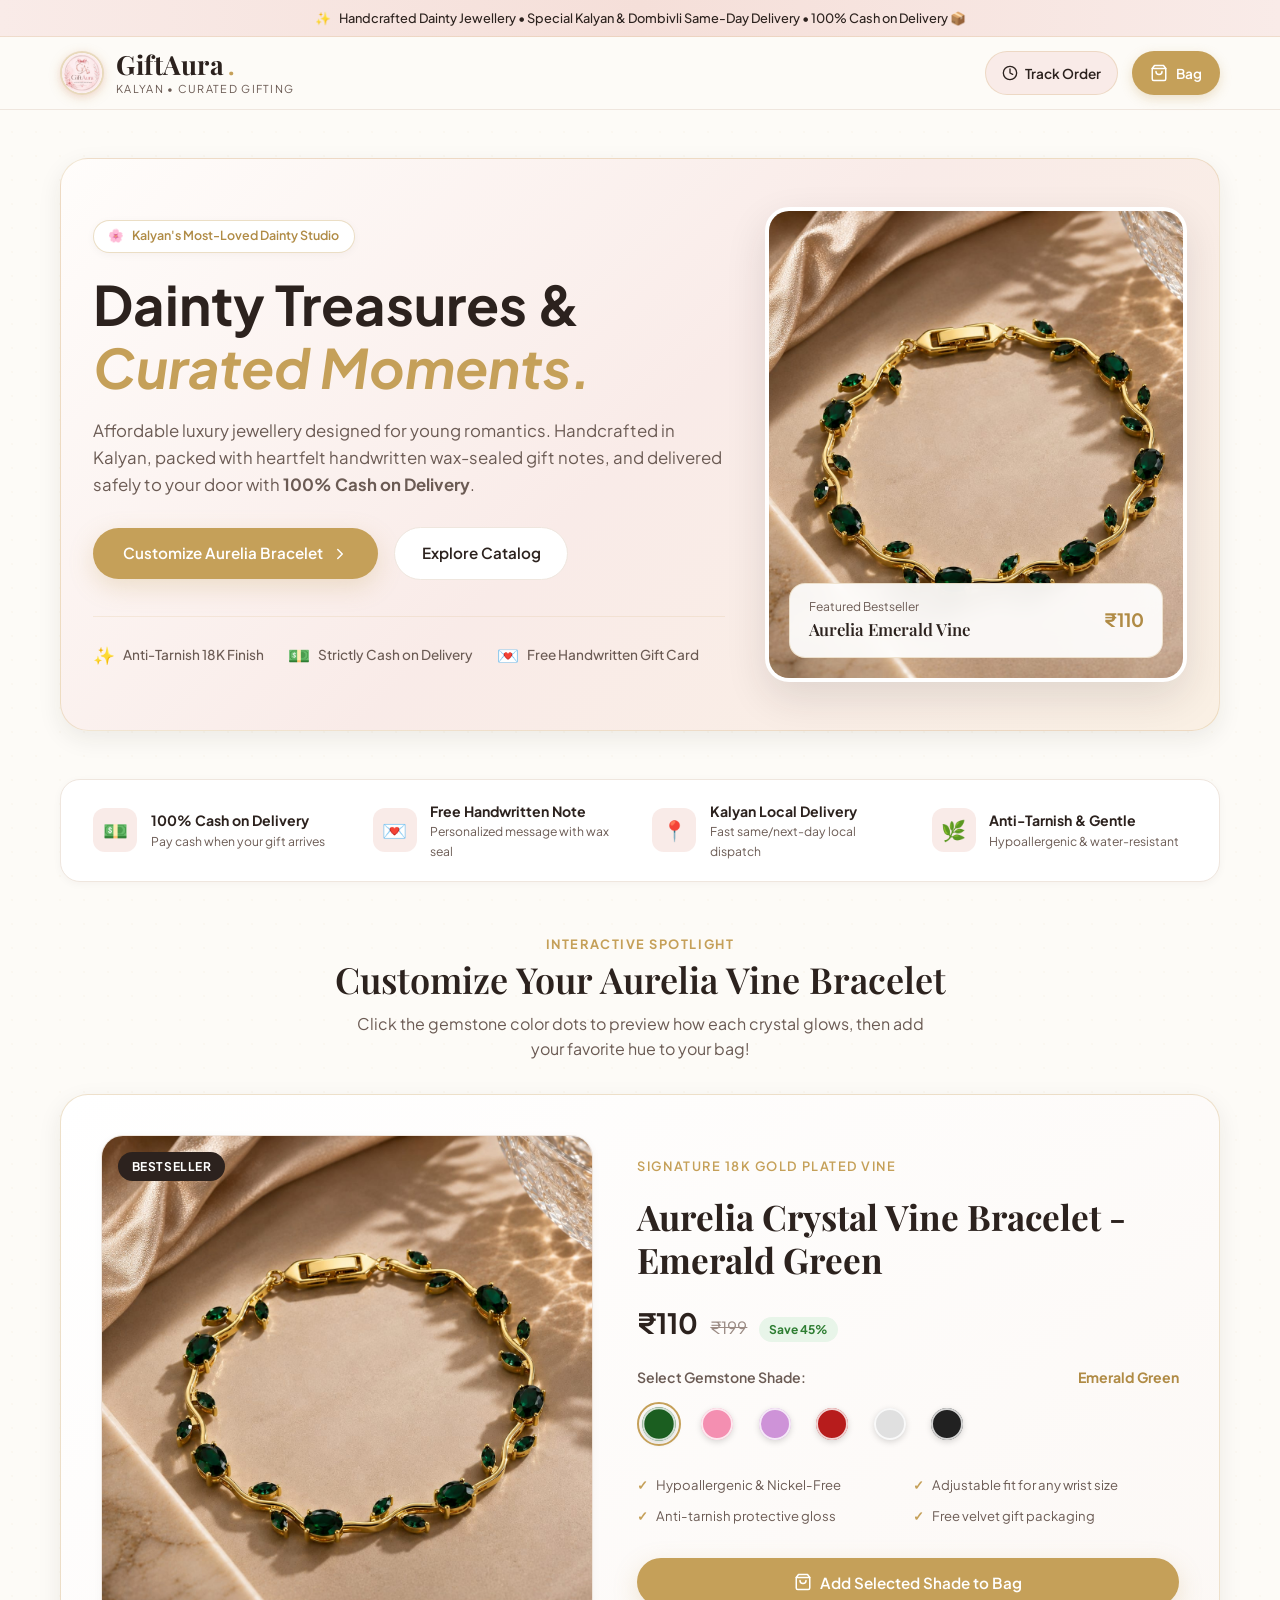
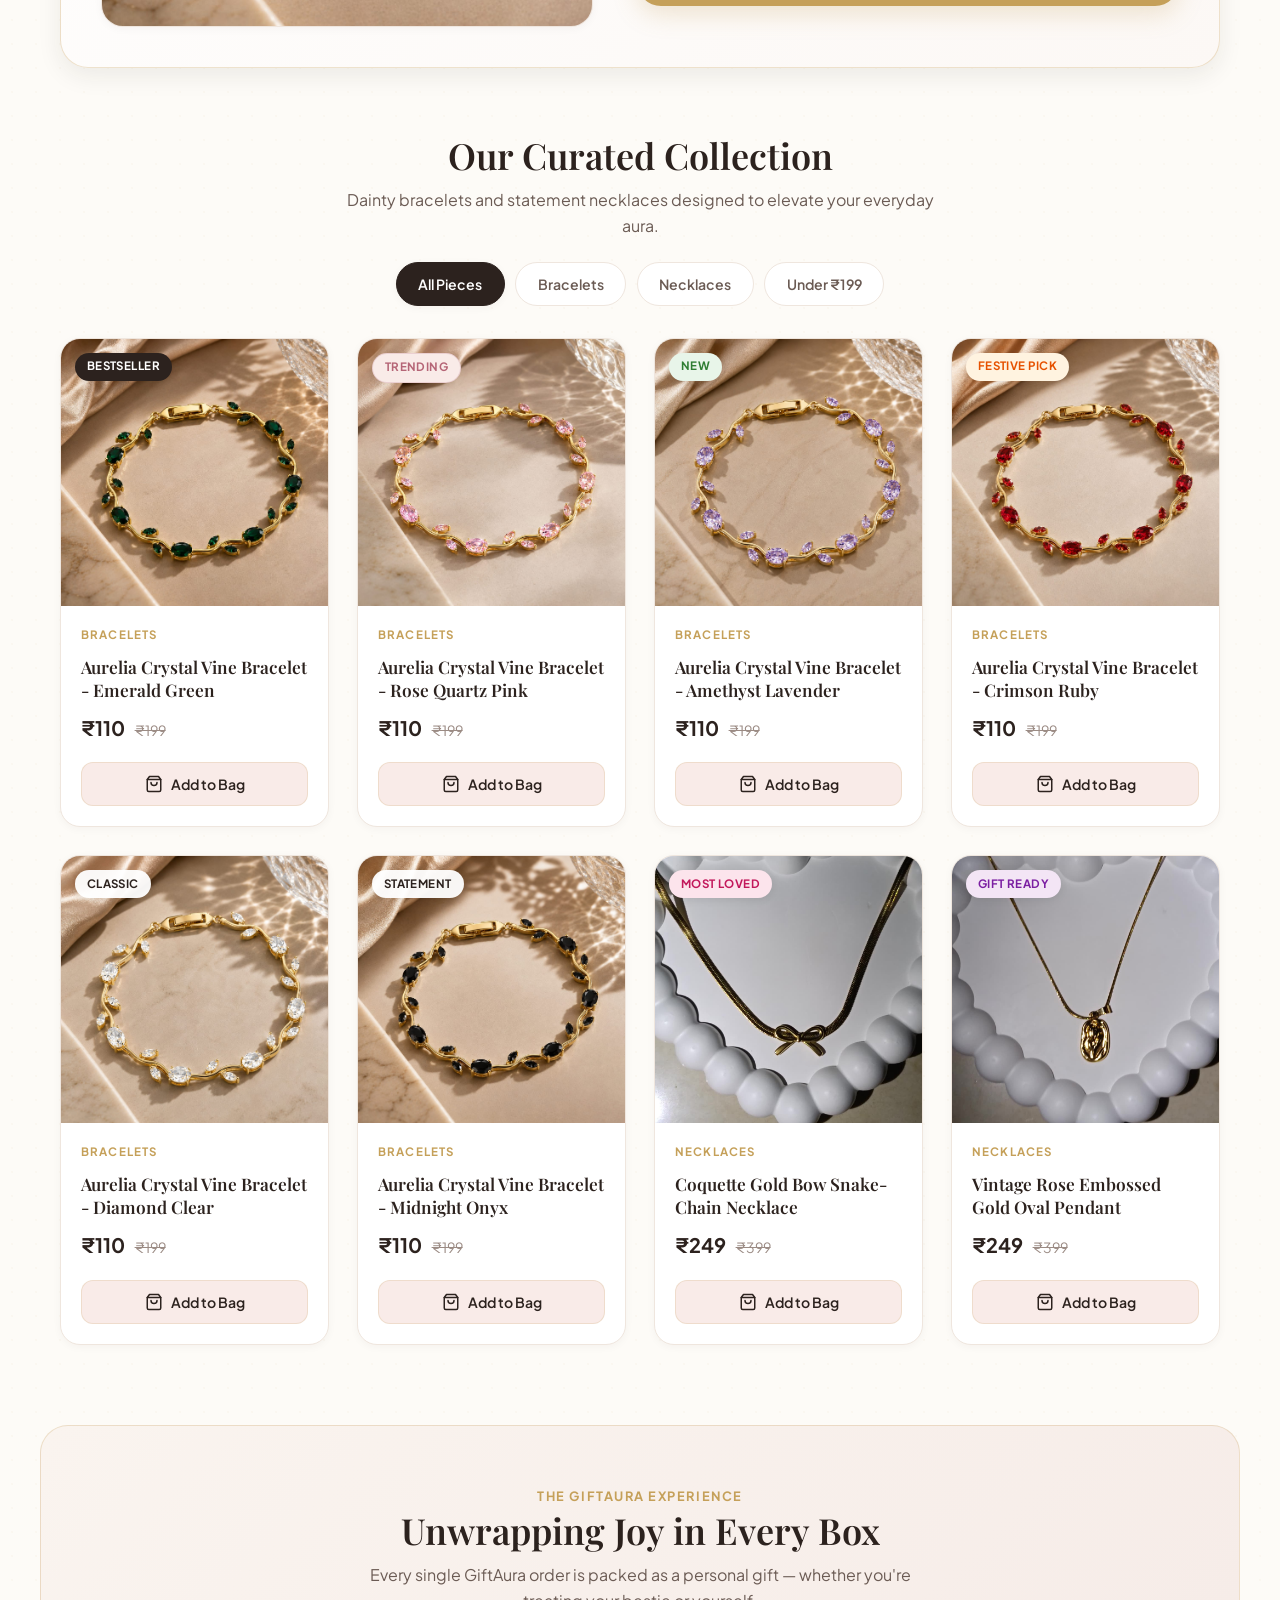
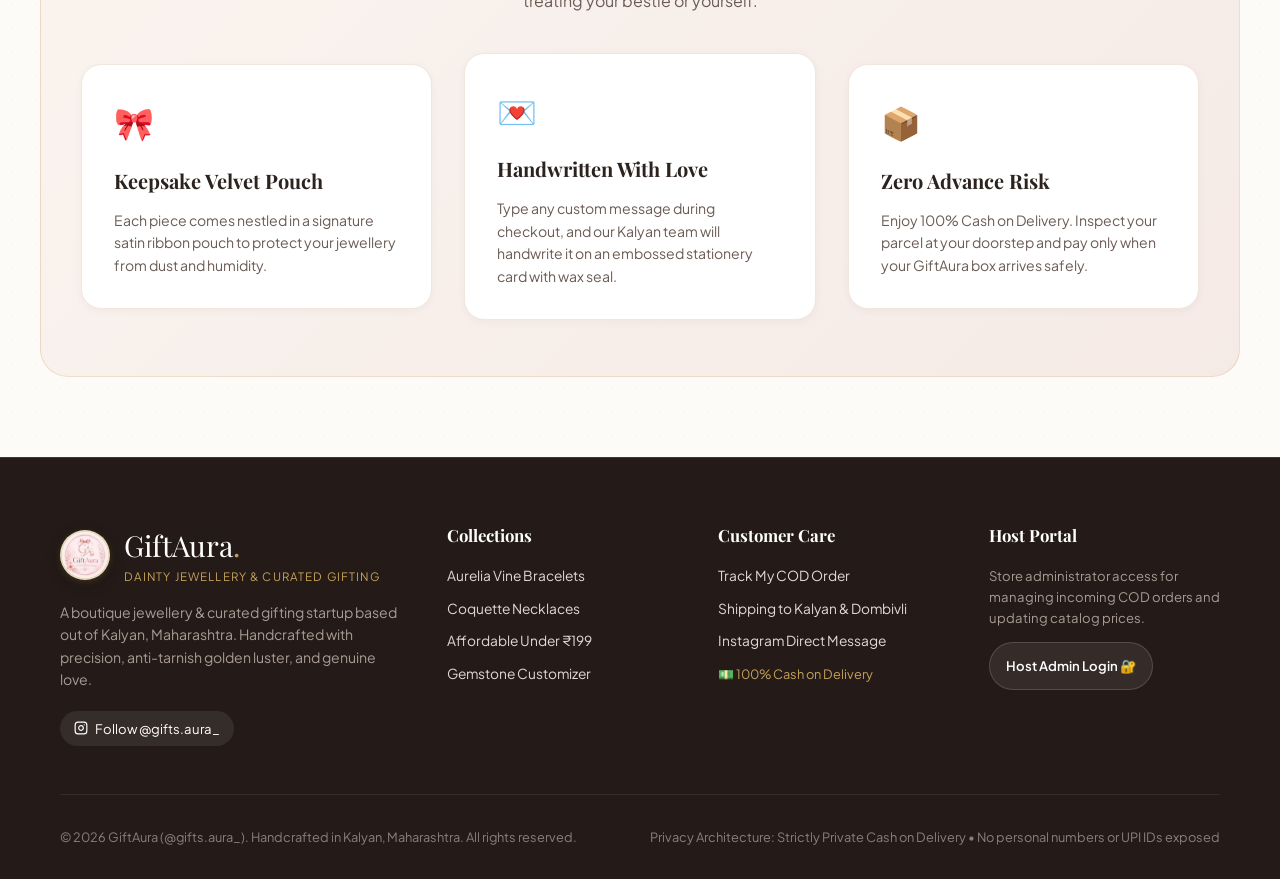
<file: index.html>
<!DOCTYPE html>
<html lang="en">
<head>
  <meta charset="UTF-8">
  <meta name="viewport" content="width=device-width, initial-scale=1.0">
  <title>GiftAura (@gifts.aura_) | Dainty Jewellery & Curated Gifting • Kalyan</title>
  
  <!-- Google Fonts: Playfair Display (Serif) & Plus Jakarta Sans (Sans-Serif) -->
  <link rel="preconnect" href="https://fonts.googleapis.com">
  <link rel="preconnect" href="https://fonts.gstatic.com" crossorigin>
  <link href="https://fonts.googleapis.com/css2?family=Playfair+Display:ital,wght@0,400..700;1,400..700&family=Plus+Jakarta+Sans:wght@300;400;500;600;700;800&display=swap" rel="stylesheet">
  
  <link rel="stylesheet" href="css/style.css">
  <link rel="icon" type="image/png" href="assets/images/logo.png">
  <link rel="apple-touch-icon" href="assets/images/logo.png">
</head>
<body>

  <!-- Top Announcement Bar -->
  <aside class="top-bar" aria-label="Store Announcement">
    <span class="top-bar-sparkle">✨</span>
    <span>Handcrafted Dainty Jewellery • Special Kalyan & Dombivli Same-Day Delivery • 100% Cash on Delivery 📦</span>
  </aside>

  <!-- Navigation Bar -->
  <header class="navbar">
    <div class="container nav-container">
      <a href="index.html" class="brand-wrapper" aria-label="GiftAura Home">
        <img src="assets/images/logo.png" alt="GiftAura Logo" class="brand-logo-img">
        <div class="brand-text-block">
          <span class="brand-logo">GiftAura<span class="brand-dot">.</span></span>
          <span class="brand-subtitle">Kalyan • Curated Gifting</span>
        </div>
      </a>

      <nav class="nav-actions" aria-label="Customer Actions">
        <a href="https://instagram.com/gifts.aura_" target="_blank" rel="noopener noreferrer" class="nav-btn nav-btn-track" style="display: none; @media(min-width: 768px){display:inline-flex;}">
          <svg width="16" height="16" viewBox="0 0 24 24" fill="none" stroke="currentColor" stroke-width="2" stroke-linecap="round" stroke-linejoin="round"><rect x="2" y="2" width="20" height="20" rx="5" ry="5"></rect><path d="M16 11.37A4 4 0 1 1 12.63 8 4 4 0 0 1 16 11.37z"></path><line x1="17.5" y1="6.5" x2="17.51" y2="6.5"></line></svg>
          <span>@gifts.aura_</span>
        </a>

        <button id="navTrackOrderBtn" class="nav-btn nav-btn-track" aria-label="Track Order">
          <svg width="16" height="16" viewBox="0 0 24 24" fill="none" stroke="currentColor" stroke-width="2" stroke-linecap="round" stroke-linejoin="round"><circle cx="12" cy="12" r="10"></circle><polyline points="12 6 12 12 16 14"></polyline></svg>
          <span>Track Order</span>
        </button>

        <button id="openCartBtn" class="nav-btn nav-btn-cart" aria-label="View Shopping Bag">
          <svg width="18" height="18" viewBox="0 0 24 24" fill="none" stroke="currentColor" stroke-width="2" stroke-linecap="round" stroke-linejoin="round"><path d="M6 2L3 6v14a2 2 0 0 0 2 2h14a2 2 0 0 0 2-2V6l-3-4z"></path><line x1="3" y1="6" x2="21" y2="6"></line><path d="M16 10a4 4 0 0 1-8 0"></path></svg>
          <span>Bag</span>
          <span id="cartBadge" class="cart-count-badge" style="display: none;">0</span>
        </button>
      </nav>
    </div>
  </header>

  <main>
    <!-- Hero Section -->
    <section class="hero-section">
      <div class="container">
        <div class="hero-banner">
          <div class="hero-content">
            <div class="hero-pill">
              <span>🌸</span> Kalyan's Most-Loved Dainty Studio
            </div>
            <h1 class="hero-heading">
              Dainty Treasures &amp; <em>Curated Moments.</em>
            </h1>
            <p class="hero-description">
              Affordable luxury jewellery designed for young romantics. Handcrafted in Kalyan, packed with heartfelt handwritten wax-sealed gift notes, and delivered safely to your door with <strong>100% Cash on Delivery</strong>.
            </p>
            <div class="hero-cta-group">
              <a href="#customizerSection" class="btn-primary">
                <span>Customize Aurelia Bracelet</span>
                <svg width="18" height="18" viewBox="0 0 24 24" fill="none" stroke="currentColor" stroke-width="2" stroke-linecap="round" stroke-linejoin="round"><polyline points="9 18 15 12 9 6"></polyline></svg>
              </a>
              <a href="#catalogSection" class="btn-secondary">
                <span>Explore Catalog</span>
              </a>
            </div>
            <div class="hero-perks">
              <div class="hero-perk-item">
                <span class="hero-perk-icon">✨</span>
                <span>Anti-Tarnish 18K Finish</span>
              </div>
              <div class="hero-perk-item">
                <span class="hero-perk-icon">💵</span>
                <span>Strictly Cash on Delivery</span>
              </div>
              <div class="hero-perk-item">
                <span class="hero-perk-icon">💌</span>
                <span>Free Handwritten Gift Card</span>
              </div>
            </div>
          </div>

          <div class="hero-visual-card">
            <img src="assets/images/bracelet-emerald.jpeg" alt="Aurelia Crystal Vine Bracelet - Emerald Green" class="hero-visual-img">
            <div class="hero-floating-badge">
              <div>
                <div class="floating-text-sub">Featured Bestseller</div>
                <div class="floating-text-main">Aurelia Emerald Vine</div>
              </div>
              <div class="floating-price">₹110</div>
            </div>
          </div>
        </div>
      </div>
    </section>

    <!-- Trust Strip -->
    <section class="container">
      <div class="trust-strip">
        <div class="trust-item">
          <div class="trust-icon-box">💵</div>
          <div>
            <div class="trust-title">100% Cash on Delivery</div>
            <div class="trust-desc">Pay cash when your gift arrives</div>
          </div>
        </div>
        <div class="trust-item">
          <div class="trust-icon-box">💌</div>
          <div>
            <div class="trust-title">Free Handwritten Note</div>
            <div class="trust-desc">Personalized message with wax seal</div>
          </div>
        </div>
        <div class="trust-item">
          <div class="trust-icon-box">📍</div>
          <div>
            <div class="trust-title">Kalyan Local Delivery</div>
            <div class="trust-desc">Fast same/next-day local dispatch</div>
          </div>
        </div>
        <div class="trust-item">
          <div class="trust-icon-box">🌿</div>
          <div>
            <div class="trust-title">Anti-Tarnish &amp; Gentle</div>
            <div class="trust-desc">Hypoallergenic &amp; water-resistant</div>
          </div>
        </div>
      </div>
    </section>

    <!-- Special UI Feature: Interactive "Customize Your Aurelia Vine Bracelet" Showcase -->
    <section id="customizerSection" class="container customizer-section">
      <div style="text-align: center; margin-bottom: 2rem;">
        <span style="font-size: 0.8rem; font-weight: 700; text-transform: uppercase; letter-spacing: 0.12em; color: var(--accent-gold);">
          Interactive Spotlight
        </span>
        <h2 class="title-section">Customize Your Aurelia Vine Bracelet</h2>
        <p class="subtitle">Click the gemstone color dots to preview how each crystal glows, then add your favorite hue to your bag!</p>
      </div>

      <div class="customizer-card">
        <!-- Live Image Preview with Cross-Fade -->
        <div class="customizer-preview-container">
          <span id="customizerBadge" class="customizer-badge">Bestseller</span>
          <img id="customizerPreviewImg" src="assets/images/bracelet-emerald.jpeg" alt="Aurelia Crystal Vine Bracelet" class="customizer-preview-img">
        </div>

        <!-- Customizer Controls -->
        <div class="customizer-details">
          <span class="customizer-tagline">Signature 18K Gold Plated Vine</span>
          <h3 id="customizerTitle" class="customizer-title">Aurelia Crystal Vine Bracelet - Emerald Green</h3>
          
          <div class="customizer-price-wrap">
            <span id="customizerPrice" class="customizer-price">₹110</span>
            <span id="customizerOriginalPrice" class="customizer-original-price">₹199</span>
            <span class="customizer-discount-badge">Save 45%</span>
          </div>

          <!-- Color Swatches Grid -->
          <div>
            <div class="swatch-group-label">
              <span>Select Gemstone Shade:</span>
              <span id="selectedColorName" class="selected-color-name">Emerald Green</span>
            </div>
            <div id="customizerSwatches" class="swatches-grid" style="margin-top: 0.6rem;">
              <!-- 6 Gemstone Dots populated via js/app.js -->
            </div>
          </div>

          <!-- Features -->
          <ul class="customizer-features-list">
            <li>Hypoallergenic &amp; Nickel-Free</li>
            <li>Adjustable fit for any wrist size</li>
            <li>Anti-tarnish protective gloss</li>
            <li>Free velvet gift packaging</li>
          </ul>

          <div class="customizer-actions">
            <button class="btn-primary" style="flex: 1;" onclick="handleAddCustomizerToBag()">
              <svg width="18" height="18" viewBox="0 0 24 24" fill="none" stroke="currentColor" stroke-width="2" stroke-linecap="round" stroke-linejoin="round"><path d="M6 2L3 6v14a2 2 0 0 0 2 2h14a2 2 0 0 0 2-2V6l-3-4z"></path><line x1="3" y1="6" x2="21" y2="6"></line><path d="M16 10a4 4 0 0 1-8 0"></path></svg>
              <span>Add Selected Shade to Bag</span>
            </button>
          </div>
        </div>
      </div>
    </section>

    <!-- Product Catalog & Category Filters -->
    <section id="catalogSection" class="container catalog-section">
      <div class="catalog-header">
        <h2 class="title-section">Our Curated Collection</h2>
        <p class="subtitle">Dainty bracelets and statement necklaces designed to elevate your everyday aura.</p>
        
        <!-- Filter Tabs -->
        <div class="filter-bar">
          <button class="filter-pill active" data-filter="All">All Pieces</button>
          <button class="filter-pill" data-filter="Bracelets">Bracelets</button>
          <button class="filter-pill" data-filter="Necklaces">Necklaces</button>
          <button class="filter-pill" data-filter="Under ₹199">Under ₹199</button>
        </div>
      </div>

      <!-- Dynamic Grid of 8 Seed Products -->
      <div id="productsGrid" class="products-grid">
        <!-- Rendered by js/app.js -->
      </div>
    </section>

    <!-- The GiftAura Gifting Experience -->
    <section class="container promise-section">
      <div style="text-align: center; margin-bottom: 2.5rem;">
        <span style="font-size: 0.8rem; font-weight: 700; text-transform: uppercase; letter-spacing: 0.12em; color: var(--accent-gold);">
          The GiftAura Experience
        </span>
        <h2 class="title-section">Unwrapping Joy in Every Box</h2>
        <p class="subtitle">Every single GiftAura order is packed as a personal gift — whether you're treating your bestie or yourself.</p>
      </div>

      <div class="promise-grid">
        <div class="promise-card">
          <span class="promise-icon">🎀</span>
          <h3 style="font-family: var(--font-serif); font-size: 1.25rem;">Keepsake Velvet Pouch</h3>
          <p style="color: var(--text-secondary); font-size: 0.88rem;">Each piece comes nestled in a signature satin ribbon pouch to protect your jewellery from dust and humidity.</p>
        </div>

        <div class="promise-card">
          <span class="promise-icon">💌</span>
          <h3 style="font-family: var(--font-serif); font-size: 1.25rem;">Handwritten With Love</h3>
          <p style="color: var(--text-secondary); font-size: 0.88rem;">Type any custom message during checkout, and our Kalyan team will handwrite it on an embossed stationery card with wax seal.</p>
        </div>

        <div class="promise-card">
          <span class="promise-icon">📦</span>
          <h3 style="font-family: var(--font-serif); font-size: 1.25rem;">Zero Advance Risk</h3>
          <p style="color: var(--text-secondary); font-size: 0.88rem;">Enjoy 100% Cash on Delivery. Inspect your parcel at your doorstep and pay only when your GiftAura box arrives safely.</p>
        </div>
      </div>
    </section>
  </main>

  <!-- Slide-Out Cart Drawer -->
  <div id="cartDrawerOverlay" class="cart-drawer-overlay">
    <div class="cart-drawer" role="dialog" aria-label="Shopping Bag">
      <div class="cart-header">
        <h3 class="cart-title">Your Gift Bag</h3>
        <button id="closeCartBtn" class="close-btn" aria-label="Close Shopping Bag">✕</button>
      </div>

      <div id="cartItemsList" class="cart-items-list">
        <!-- Rendered by js/app.js -->
      </div>

      <div class="cart-footer">
        <div class="free-packaging-note">
          <span>🎁</span>
          <span>Complimentary gift box &amp; handwritten note included!</span>
        </div>

        <div class="cart-row">
          <span>Subtotal</span>
          <span id="cartSubtotal" style="font-weight: 600;">₹0</span>
        </div>
        <div class="cart-row">
          <span>Delivery</span>
          <span id="cartShipping" style="font-weight: 600;">FREE (Local Promo)</span>
        </div>
        <div class="cart-row total-row">
          <span>Total (Pay on Delivery)</span>
          <span id="cartTotal">₹0</span>
        </div>

        <button id="cartCheckoutBtn" class="btn-primary" style="width: 100%;">
          <span>Proceed to COD Checkout</span>
          <svg width="18" height="18" viewBox="0 0 24 24" fill="none" stroke="currentColor" stroke-width="2" stroke-linecap="round" stroke-linejoin="round"><polyline points="9 18 15 12 9 6"></polyline></svg>
        </button>
      </div>
    </div>
  </div>

  <!-- On-Site COD Checkout Modal -->
  <div id="checkoutModalOverlay" class="modal-overlay">
    <div class="modal-box" role="dialog" aria-label="Cash on Delivery Checkout">
      <div class="modal-header">
        <div>
          <h3 class="modal-title">Cash on Delivery Checkout</h3>
          <p style="font-size: 0.78rem; color: var(--text-secondary);">No advance payment required. Strictly Pay on Delivery.</p>
        </div>
        <button id="closeCheckoutBtn" class="close-btn" aria-label="Close Checkout">✕</button>
      </div>

      <div class="modal-body">
        <form id="codCheckoutForm">
          <!-- Read-Only Payment Badge -->
          <div class="cod-read-only-badge" style="margin-bottom: 1rem;">
            <div class="cod-badge-heading">
              <span>💵 100% Cash on Delivery</span>
            </div>
            <div id="checkoutCodBadgeTotal" class="cod-badge-text" style="font-weight: 600; color: var(--accent-gold-hover);">
              Pay ₹0 in cash when your GiftAura box arrives.
            </div>
            <div style="font-size: 0.72rem; color: var(--text-secondary);">
              Safe, private, and hassle-free. No UPI or card details required.
            </div>
          </div>

          <div class="form-group" style="margin-bottom: 0.85rem;">
            <label class="form-label" for="checkoutName">Your Full Name <span class="req">*</span></label>
            <input type="text" id="checkoutName" class="form-input" placeholder="e.g. Aditi Kulkarni" required>
          </div>

          <div style="display: grid; grid-template-columns: 1fr 1fr; gap: 0.85rem; margin-bottom: 0.85rem;">
            <div class="form-group">
              <label class="form-label" for="checkoutPhone">Phone Number <span class="req">*</span></label>
              <input type="tel" id="checkoutPhone" class="form-input" placeholder="10-digit mobile number" maxlength="10" required>
              <span class="form-hint">For dispatch delivery SMS</span>
            </div>
            <div class="form-group">
              <label class="form-label" for="checkoutInsta">Instagram Handle (Optional)</label>
              <input type="text" id="checkoutInsta" class="form-input" placeholder="@yourhandle">
              <span class="form-hint">For updates from @gifts.aura_</span>
            </div>
          </div>

          <div class="form-group" style="margin-bottom: 0.85rem;">
            <label class="form-label" for="checkoutDeliveryZone">Delivery Zone <span class="req">*</span></label>
            <select id="checkoutDeliveryZone" class="form-select" required>
              <option value="local">Kalyan / Dombivli Local Delivery (Express Dispatch • FREE)</option>
              <option value="standard">Standard Delivery (Maharashtra &amp; Rest of India • ₹40 / Free over ₹499)</option>
            </select>
          </div>

          <div class="form-group" style="margin-bottom: 0.85rem;">
            <label class="form-label" for="checkoutAddress">Full Delivery Address <span class="req">*</span></label>
            <textarea id="checkoutAddress" class="form-textarea" rows="2" placeholder="Flat/House No., Building, Street Name, Area" required></textarea>
          </div>

          <div style="display: grid; grid-template-columns: 1.2fr 0.8fr; gap: 0.85rem; margin-bottom: 0.85rem;">
            <div class="form-group">
              <label class="form-label" for="checkoutLandmark">Landmark</label>
              <input type="text" id="checkoutLandmark" class="form-input" placeholder="Near station, temple, school">
            </div>
            <div class="form-group">
              <label class="form-label" for="checkoutPincode">Pincode <span class="req">*</span></label>
              <input type="text" id="checkoutPincode" class="form-input" placeholder="e.g. 421301" maxlength="6" required>
            </div>
          </div>

          <div class="form-group" style="margin-bottom: 1.25rem;">
            <label class="form-label" for="checkoutGiftNote">
              Custom Handwritten Gift Note (Free)
            </label>
            <textarea id="checkoutGiftNote" class="form-textarea" rows="2" placeholder="Write your heartfelt note here... we'll handwrite it with an authentic wax seal!"></textarea>
          </div>

          <div style="display: flex; align-items: center; justify-content: space-between; margin-bottom: 1rem; padding: 0.75rem 1rem; background: var(--bg-primary); border-radius: 12px;">
            <span style="font-weight: 600; font-size: 0.92rem;">Total Payable at Doorstep:</span>
            <span id="checkoutTotalSummary" style="font-weight: 800; font-size: 1.2rem; color: var(--accent-gold-hover);">₹0</span>
          </div>

          <button type="submit" class="btn-primary" style="width: 100%;">
            <span>Confirm &amp; Place COD Order</span>
            <svg width="18" height="18" viewBox="0 0 24 24" fill="none" stroke="currentColor" stroke-width="2" stroke-linecap="round" stroke-linejoin="round"><path d="M22 11.08V12a10 10 0 1 1-5.93-9.14"></path><polyline points="22 4 12 14.01 9 11.01"></polyline></svg>
          </button>
        </form>
      </div>
    </div>
  </div>

  <!-- Order Confirmed Receipt Modal -->
  <div id="receiptModalOverlay" class="modal-overlay">
    <div class="modal-box" role="dialog" aria-label="Order Confirmed Receipt">
      <div class="confirmation-body">
        <img src="assets/images/logo.png" alt="GiftAura Official Logo" class="receipt-logo-img">
        <h3 style="font-family: var(--font-serif); font-size: 1.6rem;">Order Confirmed!</h3>
        <p style="color: var(--text-secondary); font-size: 0.88rem; margin-top: -0.5rem;">
          Thank you for trusting GiftAura. Your order has been scheduled for packaging with love in Kalyan.
        </p>

        <div class="order-id-highlight-box">
          <span>Order ID:</span>
          <span id="receiptOrderId" style="color: var(--accent-gold-hover);">GA-8492</span>
          <button class="copy-id-btn" onclick="copyReceiptOrderId()">Copy ID</button>
        </div>

        <div class="order-summary-card">
          <div style="display: flex; justify-content: space-between;">
            <span style="color: var(--text-secondary);">Customer:</span>
            <strong id="receiptCustomerName">Pooja Deshmukh</strong>
          </div>
          <div style="display: flex; justify-content: space-between;">
            <span style="color: var(--text-secondary);">Delivery Address:</span>
            <span id="receiptAddress" style="text-align: right; max-width: 60%;">Gandhinagar, Kalyan</span>
          </div>
          <div style="display: flex; justify-content: space-between;">
            <span style="color: var(--text-secondary);">Items:</span>
            <span id="receiptItemsCount">2 Items</span>
          </div>
          <div id="receiptItemsList" style="margin-top: 0.35rem; padding-top: 0.35rem; border-top: 1px dashed var(--border-subtle); font-size: 0.82rem;">
            <!-- Items populated dynamically -->
          </div>
          <div style="display: flex; justify-content: space-between; font-size: 1rem; font-weight: 700; padding-top: 0.5rem; border-top: 1px solid var(--border-subtle);">
            <span>COD Total (Pay at Door):</span>
            <span id="receiptTotal" style="color: var(--accent-gold-hover);">₹359</span>
          </div>
        </div>

        <div style="display: flex; gap: 0.85rem; width: 100%;">
          <button id="receiptTrackBtn" class="btn-primary" style="flex: 1;">
            <span>Track Order Now</span>
          </button>
          <button class="btn-secondary" style="flex: 1;" onclick="closeReceiptModal()">
            <span>Keep Shopping</span>
          </button>
        </div>
      </div>
    </div>
  </div>

  <!-- On-Site "Track My Order" Modal -->
  <div id="trackModalOverlay" class="modal-overlay">
    <div class="modal-box" role="dialog" aria-label="Track My Order">
      <div class="modal-header">
        <h3 class="modal-title">Track My Order</h3>
        <button id="closeTrackModalBtn" class="close-btn" aria-label="Close Tracking Modal">✕</button>
      </div>

      <div class="modal-body">
        <form id="trackOrderForm" style="display: flex; gap: 0.5rem;">
          <input type="text" id="trackOrderIdInput" class="form-input" placeholder="Enter Order ID (e.g. GA-8492)" required>
          <button type="submit" class="btn-primary" style="white-space: nowrap; padding: 0.75rem 1.25rem;">
            <span>Lookup</span>
          </button>
        </form>

        <div id="trackNotFoundMsg" style="display: none;"></div>

        <div id="trackDetailsContainer" style="display: none;">
          <div style="background: var(--bg-primary); border-radius: 14px; padding: 1rem; border: 1px solid var(--border-subtle); margin-top: 0.5rem;">
            <div style="display: flex; justify-content: space-between; align-items: baseline;">
              <div>
                <span style="font-size: 0.75rem; color: var(--text-secondary);">Tracking for</span>
                <h4 id="trackDisplayId" style="font-family: var(--font-serif); font-size: 1.15rem; color: var(--accent-gold-hover);">GA-8492</h4>
              </div>
              <span id="trackDisplayStatus" class="status-pill status-packed">Packed with Love</span>
            </div>

            <div style="font-size: 0.82rem; color: var(--text-secondary); margin-top: 0.4rem;">
              <div>Customer: <strong id="trackDisplayCustomer">Aditi K.</strong></div>
              <div>Destination: <span id="trackDisplayZone">Kalyan Local</span></div>
              <div>Doorstep Cash Payable: <strong id="trackDisplayTotal" style="color: var(--text-primary);">₹110</strong></div>
            </div>
          </div>

          <!-- 4-Step Progress Tracker -->
          <div class="tracker-stepper">
            <div class="tracker-step" id="step_placed">
              <div class="step-circle">1</div>
              <div class="step-content">
                <span class="step-label">Order Placed</span>
                <span class="step-desc">Your order is confirmed &amp; logged in our Kalyan studio.</span>
              </div>
            </div>

            <div class="tracker-step" id="step_packed">
              <div class="step-circle">2</div>
              <div class="step-content">
                <span class="step-label">Packed with Love</span>
                <span class="step-desc">Handcrafted items wrapped in satin &amp; wax-sealed note added.</span>
              </div>
            </div>

            <div class="tracker-step" id="step_delivery">
              <div class="step-circle">3</div>
              <div class="step-content">
                <span class="step-label">Out for Delivery</span>
                <span class="step-desc">Handed to local delivery partner. Keep cash ready!</span>
              </div>
            </div>

            <div class="tracker-step" id="step_delivered">
              <div class="step-circle">4</div>
              <div class="step-content">
                <span class="step-label">Delivered &amp; Paid</span>
                <span class="step-desc">Cash collected at doorstep. Enjoy your sparkling jewellery!</span>
              </div>
            </div>
          </div>

          <div style="margin-top: 1rem; padding-top: 0.85rem; border-top: 1px dashed var(--border-subtle);">
            <div style="font-size: 0.82rem; font-weight: 700; margin-bottom: 0.35rem;">Items in this Shipment:</div>
            <div id="trackOrderItemsList" style="font-size: 0.8rem; color: var(--text-secondary);"></div>
          </div>
        </div>
      </div>
    </div>
  </div>

  <!-- Toast Container -->
  <div id="toastContainer" class="toast-container"></div>

  <!-- Footer -->
  <footer class="footer">
    <div class="container">
      <div class="footer-grid">
        <div>
          <div class="footer-brand-header">
            <img src="assets/images/logo.png" alt="GiftAura Official Logo" class="footer-logo-img">
            <div>
              <div class="footer-brand-title" style="margin-bottom: 0;">GiftAura<span style="color: var(--accent-gold);">.</span></div>
              <div style="font-size: 0.72rem; color: var(--accent-gold); letter-spacing: 0.1em; text-transform: uppercase;">Dainty Jewellery &amp; Curated Gifting</div>
            </div>
          </div>
          <p class="footer-bio">
            A boutique jewellery &amp; curated gifting startup based out of Kalyan, Maharashtra. Handcrafted with precision, anti-tarnish golden luster, and genuine love.
          </p>
          <div style="display: flex; gap: 0.75rem; align-items: center;">
            <a href="https://instagram.com/gifts.aura_" target="_blank" rel="noopener noreferrer" style="display: inline-flex; align-items: center; gap: 0.4rem; background: rgba(255, 255, 255, 0.08); padding: 0.45rem 0.9rem; border-radius: 9999px; font-size: 0.82rem; color: #FFFFFF;">
              <svg width="14" height="14" viewBox="0 0 24 24" fill="none" stroke="currentColor" stroke-width="2" stroke-linecap="round" stroke-linejoin="round"><rect x="2" y="2" width="20" height="20" rx="5" ry="5"></rect><path d="M16 11.37A4 4 0 1 1 12.63 8 4 4 0 0 1 16 11.37z"></path><line x1="17.5" y1="6.5" x2="17.51" y2="6.5"></line></svg>
              <span>Follow @gifts.aura_</span>
            </a>
          </div>
        </div>

        <div>
          <h4 class="footer-heading">Collections</h4>
          <ul class="footer-links">
            <li><a href="#catalogSection" onclick="setFilter('Bracelets')">Aurelia Vine Bracelets</a></li>
            <li><a href="#catalogSection" onclick="setFilter('Necklaces')">Coquette Necklaces</a></li>
            <li><a href="#catalogSection" onclick="setFilter('Under ₹199')">Affordable Under ₹199</a></li>
            <li><a href="#customizerSection">Gemstone Customizer</a></li>
          </ul>
        </div>

        <div>
          <h4 class="footer-heading">Customer Care</h4>
          <ul class="footer-links">
            <li><a href="javascript:void(0)" onclick="openTrackModal()">Track My COD Order</a></li>
            <li><a href="#catalogSection">Shipping to Kalyan &amp; Dombivli</a></li>
            <li><a href="https://instagram.com/gifts.aura_" target="_blank">Instagram Direct Message</a></li>
            <li><span style="color: var(--accent-gold); font-size: 0.8rem;">💵 100% Cash on Delivery</span></li>
          </ul>
        </div>

        <div>
          <h4 class="footer-heading">Host Portal</h4>
          <p style="font-size: 0.82rem; color: #A99B93; margin-bottom: 0.85rem;">
            Store administrator access for managing incoming COD orders and updating catalog prices.
          </p>
          <a href="admin.html" class="btn-secondary" style="padding: 0.5rem 1rem; font-size: 0.82rem; background: rgba(255, 255, 255, 0.08); border-color: rgba(255, 255, 255, 0.15); color: #FFFFFF;">
            <span>Host Admin Login 🔐</span>
          </a>
        </div>
      </div>

      <div class="footer-bottom">
        <div>&copy; 2026 GiftAura (@gifts.aura_). Handcrafted in Kalyan, Maharashtra. All rights reserved.</div>
        <div>Privacy Architecture: Strictly Private Cash on Delivery • No personal numbers or UPI IDs exposed</div>
      </div>
    </div>
  </footer>

  <!-- Scripts -->
  <script src="js/config.js"></script>
  <script src="js/products.js"></script>
  <script src="js/app.js"></script>
</body>
</html>
</file>
<file: css/style.css>
/* ==========================================================================
   GiftAura (@gifts.aura_) Luxury Design System
   Target Audience: Young Women | Aesthetic: Dainty, Warm, Romantic, Luxury
   ========================================================================== */

:root {
  /* Color Palette */
  --bg-primary: #FDFBF7;           /* Warm Ivory/Cream */
  --bg-secondary: #F9EBE8;         /* Soft Blush Pink */
  --bg-card: #FFFFFF;              /* Crisp Pure White for Cards */
  --bg-card-subtle: #FAF5F2;       /* Subtle warm tone */
  --text-primary: #2C221E;         /* Deep Espresso Charcoal */
  --text-secondary: #6B5B54;       /* Soft Taupe Muted */
  --text-light: #9B8B84;           /* Gentle hint text */
  --accent-gold: #C5A059;          /* Muted Luxury Gold */
  --accent-gold-hover: #B08B45;    /* Rich Golden Amber */
  --accent-gold-light: #F7F1E5;    /* Ultra light gold tint */
  --accent-blush: #F48FB1;         /* Romantic Pink */
  --accent-rose: #E8B4B8;          /* Antique Rose */
  --border-subtle: #EFE6DE;        /* Delicate border */
  --border-focus: #C5A059;
  
  /* Status Colors */
  --status-placed: #5C768D;        /* Elegant slate blue */
  --status-packed: #B56576;        /* Rose-gold berry */
  --status-delivery: #C78B35;      /* Warm saffron gold */
  --status-delivered: #2E7D32;     /* Emerald evergreen */
  --status-cancelled: #C62828;     /* Crimson */

  /* Typography */
  --font-serif: 'Playfair Display', Georgia, serif;
  --font-sans: 'Plus Jakarta Sans', -apple-system, BlinkMacSystemFont, "Segoe UI", Roboto, sans-serif;

  /* Shadows */
  --shadow-sm: 0 2px 8px rgba(44, 34, 30, 0.04);
  --shadow-md: 0 8px 24px rgba(44, 34, 30, 0.08);
  --shadow-lg: 0 16px 40px rgba(44, 34, 30, 0.12);
  --shadow-gold: 0 8px 24px rgba(197, 160, 89, 0.25);

  /* Transitions */
  --transition-fast: 0.2s cubic-bezier(0.25, 0.8, 0.25, 1);
  --transition-smooth: 0.35s cubic-bezier(0.16, 1, 0.3, 1);
}

/* Base & Reset */
*, *::before, *::after {
  box-sizing: border-box;
  margin: 0;
  padding: 0;
}

html {
  scroll-behavior: smooth;
  font-size: 16px;
  -webkit-tap-highlight-color: transparent;
}

body {
  font-family: var(--font-sans);
  background-color: var(--bg-primary);
  color: var(--text-primary);
  line-height: 1.6;
  min-height: 100vh;
  overflow-x: hidden;
  background-image: radial-gradient(rgba(197, 160, 89, 0.04) 1px, transparent 1px);
  background-size: 24px 24px;
}

img {
  max-width: 100%;
  height: auto;
  display: block;
}

button, input, select, textarea {
  font-family: inherit;
  color: inherit;
  font-size: inherit;
}

button {
  cursor: pointer;
  border: none;
  background: none;
  touch-action: manipulation;
}

a {
  color: inherit;
  text-decoration: none;
}

.container {
  width: 100%;
  max-width: 1200px;
  margin: 0 auto;
  padding: 0 1.25rem;
}

/* Typography Helpers */
.font-serif {
  font-family: var(--font-serif);
}

.title-display {
  font-family: var(--font-serif);
  font-size: clamp(2rem, 5vw, 3.25rem);
  font-weight: 600;
  line-height: 1.2;
  letter-spacing: -0.01em;
}

.title-section {
  font-family: var(--font-serif);
  font-size: clamp(1.65rem, 3.5vw, 2.25rem);
  font-weight: 600;
  line-height: 1.3;
  margin-bottom: 0.5rem;
}

.subtitle {
  color: var(--text-secondary);
  font-size: 1rem;
  max-width: 600px;
  margin: 0 auto;
}

/* --------------------------------------------------------------------------
   Announcement Bar
   -------------------------------------------------------------------------- */
.top-bar {
  background: linear-gradient(90deg, #F9EBE8 0%, #F5DFD9 50%, #F9EBE8 100%);
  color: var(--text-primary);
  font-size: 0.8rem;
  font-weight: 500;
  text-align: center;
  padding: 0.5rem 1rem;
  border-bottom: 1px solid rgba(197, 160, 89, 0.2);
  display: flex;
  align-items: center;
  justify-content: center;
  gap: 0.5rem;
}

.top-bar-sparkle {
  color: var(--accent-gold);
}

/* --------------------------------------------------------------------------
   Navbar
   -------------------------------------------------------------------------- */
.navbar {
  position: sticky;
  top: 0;
  z-index: 100;
  background: rgba(253, 251, 247, 0.94);
  backdrop-filter: blur(12px);
  -webkit-backdrop-filter: blur(12px);
  border-bottom: 1px solid var(--border-subtle);
  transition: var(--transition-fast);
}

.nav-container {
  display: flex;
  align-items: center;
  justify-content: space-between;
  height: 72px;
}

.brand-wrapper {
  display: flex;
  align-items: center;
  gap: 0.75rem;
  text-decoration: none;
  transition: transform var(--transition-fast);
}

.brand-wrapper:hover .brand-logo-img {
  transform: scale(1.06) rotate(1.5deg);
  box-shadow: 0 6px 18px rgba(197, 160, 89, 0.38), 0 3px 8px rgba(244, 143, 177, 0.28);
}

.brand-logo-img {
  width: 44px;
  height: 44px;
  border-radius: 50%;
  object-fit: cover;
  border: 2px solid rgba(197, 160, 89, 0.4);
  box-shadow: 0 3px 12px rgba(197, 160, 89, 0.25), 0 2px 6px rgba(244, 143, 177, 0.18);
  transition: transform var(--transition-smooth), box-shadow var(--transition-smooth);
  background: #FFFFFF;
  flex-shrink: 0;
}

.brand-text-block {
  display: flex;
  flex-direction: column;
}

.brand-logo {
  font-family: var(--font-serif);
  font-size: 1.65rem;
  font-weight: 700;
  letter-spacing: 0.02em;
  color: var(--text-primary);
  display: flex;
  align-items: baseline;
  gap: 0.25rem;
  line-height: 1.1;
}

.brand-dot {
  color: var(--accent-gold);
  font-size: 1.5rem;
  line-height: 0;
}

.brand-subtitle {
  font-size: 0.68rem;
  color: var(--text-secondary);
  letter-spacing: 0.12em;
  text-transform: uppercase;
  margin-top: 1px;
}

.nav-actions {
  display: flex;
  align-items: center;
  gap: 0.85rem;
}

.nav-btn {
  display: inline-flex;
  align-items: center;
  gap: 0.45rem;
  padding: 0.55rem 1rem;
  border-radius: 9999px;
  font-size: 0.85rem;
  font-weight: 600;
  transition: var(--transition-fast);
  min-height: 44px;
}

.nav-btn-track {
  background: var(--bg-secondary);
  color: var(--text-primary);
  border: 1px solid rgba(197, 160, 89, 0.25);
}

.nav-btn-track:hover {
  background: #F2DFDB;
  border-color: var(--accent-gold);
  transform: translateY(-1px);
}

.nav-btn-cart {
  position: relative;
  background: var(--accent-gold);
  color: #FFFFFF;
  padding: 0.55rem 1.15rem;
  box-shadow: 0 4px 12px rgba(197, 160, 89, 0.3);
}

.nav-btn-cart:hover {
  background: var(--accent-gold-hover);
  transform: translateY(-1px);
  box-shadow: var(--shadow-gold);
}

.cart-count-badge {
  position: absolute;
  top: -4px;
  right: -4px;
  background: #2C221E;
  color: #FFFFFF;
  font-size: 0.72rem;
  font-weight: 700;
  min-width: 20px;
  height: 20px;
  border-radius: 10px;
  display: flex;
  align-items: center;
  justify-content: center;
  border: 2px solid var(--bg-primary);
  animation: pulse-soft 2s infinite;
}

@keyframes pulse-soft {
  0%, 100% { transform: scale(1); }
  50% { transform: scale(1.1); }
}

/* --------------------------------------------------------------------------
   Hero Section
   -------------------------------------------------------------------------- */
.hero-section {
  padding: 3rem 0 2rem;
  position: relative;
  overflow: hidden;
}

.hero-banner {
  background: linear-gradient(135deg, #FFFDFB 0%, #F9EBE8 50%, #FAF0E4 100%);
  border-radius: 28px;
  border: 1px solid rgba(197, 160, 89, 0.25);
  padding: 3rem 2rem;
  display: grid;
  grid-template-columns: 1.2fr 0.8fr;
  align-items: center;
  gap: 2.5rem;
  box-shadow: var(--shadow-md);
  position: relative;
}

.hero-content {
  display: flex;
  flex-direction: column;
  gap: 1.25rem;
}

.hero-pill {
  display: inline-flex;
  align-items: center;
  gap: 0.5rem;
  align-self: flex-start;
  padding: 0.35rem 0.9rem;
  background: #FFFFFF;
  border: 1px solid rgba(197, 160, 89, 0.35);
  border-radius: 9999px;
  font-size: 0.78rem;
  font-weight: 600;
  color: var(--accent-gold-hover);
  box-shadow: var(--shadow-sm);
}

.hero-heading {
  font-size: clamp(2.2rem, 4.5vw, 3.4rem);
  color: var(--text-primary);
  line-height: 1.15;
}

.hero-heading em {
  font-style: italic;
  color: var(--accent-gold);
}

.hero-description {
  color: var(--text-secondary);
  font-size: 1.05rem;
  line-height: 1.6;
}

.hero-cta-group {
  display: flex;
  flex-wrap: wrap;
  align-items: center;
  gap: 1rem;
  margin-top: 0.5rem;
}

.btn-primary {
  display: inline-flex;
  align-items: center;
  justify-content: center;
  gap: 0.5rem;
  background: var(--accent-gold);
  color: #FFFFFF;
  font-weight: 600;
  font-size: 0.95rem;
  padding: 0.85rem 1.85rem;
  border-radius: 9999px;
  min-height: 48px;
  box-shadow: var(--shadow-gold);
  transition: var(--transition-smooth);
}

.btn-primary:hover {
  background: var(--accent-gold-hover);
  transform: translateY(-2px);
  box-shadow: 0 10px 28px rgba(197, 160, 89, 0.35);
}

.btn-secondary {
  display: inline-flex;
  align-items: center;
  justify-content: center;
  gap: 0.5rem;
  background: #FFFFFF;
  color: var(--text-primary);
  font-weight: 600;
  font-size: 0.95rem;
  padding: 0.85rem 1.65rem;
  border-radius: 9999px;
  border: 1px solid var(--border-subtle);
  min-height: 48px;
  transition: var(--transition-fast);
}

.btn-secondary:hover {
  border-color: var(--accent-gold);
  background: var(--bg-primary);
  transform: translateY(-2px);
}

.hero-perks {
  display: flex;
  flex-wrap: wrap;
  gap: 1.5rem;
  margin-top: 1rem;
  padding-top: 1.5rem;
  border-top: 1px solid rgba(197, 160, 89, 0.15);
}

.hero-perk-item {
  display: flex;
  align-items: center;
  gap: 0.5rem;
  font-size: 0.85rem;
  color: var(--text-secondary);
  font-weight: 500;
}

.hero-perk-icon {
  color: var(--accent-gold);
  font-size: 1.1rem;
}

.hero-visual-card {
  position: relative;
  border-radius: 24px;
  overflow: hidden;
  box-shadow: var(--shadow-lg);
  border: 4px solid #FFFFFF;
  background: #FFFFFF;
  aspect-ratio: 4 / 4.5;
}

.hero-visual-img {
  width: 100%;
  height: 100%;
  object-fit: cover;
  transition: transform 0.6s ease;
}

.hero-visual-card:hover .hero-visual-img {
  transform: scale(1.03);
}

.hero-floating-badge {
  position: absolute;
  bottom: 1.25rem;
  left: 1.25rem;
  right: 1.25rem;
  background: rgba(255, 255, 255, 0.92);
  backdrop-filter: blur(10px);
  padding: 0.85rem 1.15rem;
  border-radius: 16px;
  border: 1px solid rgba(197, 160, 89, 0.25);
  display: flex;
  align-items: center;
  justify-content: space-between;
}

.floating-text-sub {
  font-size: 0.75rem;
  color: var(--text-secondary);
}

.floating-text-main {
  font-family: var(--font-serif);
  font-weight: 600;
  font-size: 1.05rem;
}

.floating-price {
  font-weight: 700;
  color: var(--accent-gold-hover);
  font-size: 1.15rem;
}

/* --------------------------------------------------------------------------
   Trust Badges Bar
   -------------------------------------------------------------------------- */
.trust-strip {
  margin: 1rem 0 3rem;
  background: #FFFFFF;
  border-radius: 20px;
  padding: 1.25rem 2rem;
  border: 1px solid var(--border-subtle);
  box-shadow: var(--shadow-sm);
  display: grid;
  grid-template-columns: repeat(auto-fit, minmax(220px, 1fr));
  gap: 1.5rem;
}

.trust-item {
  display: flex;
  align-items: center;
  gap: 0.85rem;
}

.trust-icon-box {
  width: 44px;
  height: 44px;
  border-radius: 12px;
  background: var(--bg-secondary);
  display: flex;
  align-items: center;
  justify-content: center;
  color: var(--accent-gold-hover);
  font-size: 1.25rem;
  flex-shrink: 0;
}

.trust-title {
  font-size: 0.88rem;
  font-weight: 700;
  color: var(--text-primary);
}

.trust-desc {
  font-size: 0.76rem;
  color: var(--text-secondary);
}

/* --------------------------------------------------------------------------
   Special UI Feature: Interactive Aurelia Vine Bracelet Customizer Showcase
   -------------------------------------------------------------------------- */
.customizer-section {
  margin-bottom: 4rem;
  position: relative;
}

.customizer-card {
  background: linear-gradient(145deg, #FFFFFF 0%, #FCF8F5 100%);
  border-radius: 28px;
  border: 1px solid rgba(197, 160, 89, 0.3);
  padding: 2.5rem;
  box-shadow: var(--shadow-md);
  display: grid;
  grid-template-columns: 1fr 1.1fr;
  gap: 2.75rem;
  align-items: center;
}

.customizer-preview-container {
  position: relative;
  border-radius: 22px;
  overflow: hidden;
  background: #FAF5F2;
  border: 1px solid var(--border-subtle);
  aspect-ratio: 1 / 1;
  box-shadow: var(--shadow-sm);
}

.customizer-preview-img {
  width: 100%;
  height: 100%;
  object-fit: cover;
  transition: opacity 0.35s ease, transform 0.4s ease;
}

.customizer-badge {
  position: absolute;
  top: 1rem;
  left: 1rem;
  background: #2C221E;
  color: #FFFFFF;
  padding: 0.3rem 0.85rem;
  border-radius: 9999px;
  font-size: 0.75rem;
  font-weight: 700;
  letter-spacing: 0.05em;
  text-transform: uppercase;
  z-index: 2;
}

.customizer-details {
  display: flex;
  flex-direction: column;
  gap: 1.25rem;
}

.customizer-tagline {
  font-size: 0.8rem;
  font-weight: 600;
  text-transform: uppercase;
  letter-spacing: 0.12em;
  color: var(--accent-gold);
}

.customizer-title {
  font-family: var(--font-serif);
  font-size: clamp(1.6rem, 3vw, 2.2rem);
  line-height: 1.2;
}

.customizer-price-wrap {
  display: flex;
  align-items: baseline;
  gap: 0.75rem;
}

.customizer-price {
  font-size: 1.75rem;
  font-weight: 700;
  color: var(--text-primary);
}

.customizer-original-price {
  font-size: 1.05rem;
  color: var(--text-light);
  text-decoration: line-through;
}

.customizer-discount-badge {
  background: #E8F5E9;
  color: #2E7D32;
  font-size: 0.75rem;
  font-weight: 700;
  padding: 0.2rem 0.6rem;
  border-radius: 9999px;
}

.swatch-group-label {
  font-size: 0.88rem;
  font-weight: 600;
  color: var(--text-secondary);
  display: flex;
  justify-content: space-between;
  align-items: center;
}

.selected-color-name {
  color: var(--accent-gold-hover);
  font-weight: 700;
}

/* Swatch Circles */
.swatches-grid {
  display: flex;
  align-items: center;
  gap: 0.85rem;
  flex-wrap: wrap;
  padding: 0.25rem 0;
}

.swatch-dot-btn {
  position: relative;
  width: 44px;
  height: 44px;
  border-radius: 50%;
  display: flex;
  align-items: center;
  justify-content: center;
  transition: transform var(--transition-fast);
  background: transparent;
}

.swatch-dot-btn:hover {
  transform: scale(1.12);
}

.swatch-color-inner {
  width: 32px;
  height: 32px;
  border-radius: 50%;
  box-shadow: inset 0 0 0 2px rgba(255, 255, 255, 0.8), 0 2px 6px rgba(0, 0, 0, 0.15);
  transition: var(--transition-fast);
}

.swatch-dot-btn.active .swatch-color-inner {
  transform: scale(1.05);
}

.swatch-dot-btn.active::after {
  content: '';
  position: absolute;
  inset: 0;
  border-radius: 50%;
  border: 2px solid var(--accent-gold);
  animation: ring-pulse 1.5s infinite alternate;
}

@keyframes ring-pulse {
  from { transform: scale(0.98); opacity: 0.8; }
  to { transform: scale(1.05); opacity: 1; }
}

.customizer-features-list {
  list-style: none;
  display: grid;
  grid-template-columns: 1fr 1fr;
  gap: 0.65rem;
  margin: 0.25rem 0;
}

.customizer-features-list li {
  font-size: 0.82rem;
  color: var(--text-secondary);
  display: flex;
  align-items: center;
  gap: 0.45rem;
}

.customizer-features-list li::before {
  content: '✓';
  color: var(--accent-gold);
  font-weight: 800;
}

.customizer-actions {
  display: flex;
  align-items: center;
  gap: 1rem;
  margin-top: 0.5rem;
}

/* --------------------------------------------------------------------------
   Product Grid & Filter System
   -------------------------------------------------------------------------- */
.catalog-section {
  padding-bottom: 5rem;
}

.catalog-header {
  text-align: center;
  margin-bottom: 2rem;
}

.filter-bar {
  display: flex;
  justify-content: center;
  align-items: center;
  gap: 0.65rem;
  flex-wrap: wrap;
  margin-top: 1.5rem;
}

.filter-pill {
  padding: 0.6rem 1.35rem;
  border-radius: 9999px;
  font-size: 0.88rem;
  font-weight: 600;
  background: #FFFFFF;
  color: var(--text-secondary);
  border: 1px solid var(--border-subtle);
  transition: var(--transition-fast);
  min-height: 44px;
}

.filter-pill:hover {
  border-color: var(--accent-gold);
  color: var(--text-primary);
}

.filter-pill.active {
  background: var(--text-primary);
  color: #FFFFFF;
  border-color: var(--text-primary);
  box-shadow: var(--shadow-sm);
}

.products-grid {
  display: grid;
  grid-template-columns: repeat(auto-fill, minmax(260px, 1fr));
  gap: 1.75rem;
  margin-top: 2rem;
}

/* Product Card */
.product-card {
  background: var(--bg-card);
  border-radius: 20px;
  overflow: hidden;
  border: 1px solid var(--border-subtle);
  box-shadow: var(--shadow-sm);
  transition: var(--transition-smooth);
  display: flex;
  flex-direction: column;
  position: relative;
}

.product-card:hover {
  transform: translateY(-5px);
  box-shadow: var(--shadow-md);
  border-color: rgba(197, 160, 89, 0.4);
}

.product-image-wrapper {
  position: relative;
  aspect-ratio: 1 / 1;
  overflow: hidden;
  background: #FAF6F4;
}

.product-card-img {
  width: 100%;
  height: 100%;
  object-fit: cover;
  transition: transform 0.5s ease;
}

.product-card:hover .product-card-img {
  transform: scale(1.05);
}

.product-badge {
  position: absolute;
  top: 0.85rem;
  left: 0.85rem;
  padding: 0.3rem 0.75rem;
  border-radius: 9999px;
  font-size: 0.72rem;
  font-weight: 700;
  letter-spacing: 0.04em;
  text-transform: uppercase;
  z-index: 2;
  background: rgba(255, 255, 255, 0.95);
  box-shadow: 0 2px 8px rgba(0, 0, 0, 0.08);
  color: var(--text-primary);
}

.badge-bestseller {
  background: #2C221E;
  color: #FFFFFF;
}

.badge-trending {
  background: var(--bg-secondary);
  color: #B56576;
  border: 1px solid rgba(181, 101, 118, 0.2);
}

.badge-new {
  background: #E8F5E9;
  color: #2E7D32;
}

.badge-festive {
  background: #FFF3E0;
  color: #E65100;
}

.badge-loved {
  background: #FCE4EC;
  color: #C2185B;
}

.badge-gift {
  background: #F3E5F5;
  color: #7B1FA2;
}

.product-card-body {
  padding: 1.25rem;
  display: flex;
  flex-direction: column;
  flex-grow: 1;
  gap: 0.65rem;
}

.product-category {
  font-size: 0.72rem;
  text-transform: uppercase;
  letter-spacing: 0.1em;
  color: var(--accent-gold);
  font-weight: 700;
}

.product-title {
  font-family: var(--font-serif);
  font-size: 1.08rem;
  font-weight: 600;
  line-height: 1.35;
  color: var(--text-primary);
  min-height: 2.7rem;
}

.product-pricing {
  display: flex;
  align-items: baseline;
  gap: 0.6rem;
  margin-top: auto;
}

.price-current {
  font-size: 1.25rem;
  font-weight: 700;
  color: var(--text-primary);
}

.price-strike {
  font-size: 0.88rem;
  color: var(--text-light);
  text-decoration: line-through;
}

.card-action-btn {
  width: 100%;
  display: flex;
  align-items: center;
  justify-content: center;
  gap: 0.5rem;
  padding: 0.75rem 1rem;
  background: var(--bg-secondary);
  color: var(--text-primary);
  font-size: 0.88rem;
  font-weight: 600;
  border-radius: 12px;
  margin-top: 0.5rem;
  border: 1px solid rgba(197, 160, 89, 0.2);
  transition: var(--transition-fast);
  min-height: 44px;
}

.card-action-btn:hover {
  background: var(--accent-gold);
  color: #FFFFFF;
  border-color: var(--accent-gold);
  transform: translateY(-2px);
  box-shadow: 0 4px 12px rgba(197, 160, 89, 0.25);
}

/* --------------------------------------------------------------------------
   Gift Gifting Experience & Promise Section
   -------------------------------------------------------------------------- */
.promise-section {
  background: linear-gradient(135deg, #FAF4EF 0%, #F5EAE6 100%);
  border-radius: 28px;
  padding: 3.5rem 2.5rem;
  margin-bottom: 5rem;
  border: 1px solid rgba(197, 160, 89, 0.25);
}

.promise-grid {
  display: grid;
  grid-template-columns: repeat(auto-fit, minmax(280px, 1fr));
  gap: 2rem;
  align-items: center;
}

.promise-card {
  background: #FFFFFF;
  padding: 2rem;
  border-radius: 20px;
  border: 1px solid var(--border-subtle);
  box-shadow: var(--shadow-sm);
  display: flex;
  flex-direction: column;
  gap: 0.75rem;
}

.promise-icon {
  font-size: 2rem;
  margin-bottom: 0.25rem;
}

/* --------------------------------------------------------------------------
   Slide-out Cart Drawer
   -------------------------------------------------------------------------- */
.cart-drawer-overlay {
  position: fixed;
  inset: 0;
  background: rgba(44, 34, 30, 0.5);
  backdrop-filter: blur(4px);
  z-index: 1000;
  opacity: 0;
  visibility: hidden;
  transition: opacity 0.3s ease, visibility 0.3s ease;
}

.cart-drawer-overlay.open {
  opacity: 1;
  visibility: visible;
}

.cart-drawer {
  position: fixed;
  top: 0;
  right: 0;
  width: 100%;
  max-width: 440px;
  height: 100%;
  background: #FFFFFF;
  z-index: 1001;
  box-shadow: -8px 0 32px rgba(0, 0, 0, 0.15);
  transform: translateX(100%);
  transition: transform 0.35s cubic-bezier(0.16, 1, 0.3, 1);
  display: flex;
  flex-direction: column;
}

.cart-drawer-overlay.open .cart-drawer {
  transform: translateX(0);
}

.cart-header {
  padding: 1.25rem 1.5rem;
  border-bottom: 1px solid var(--border-subtle);
  display: flex;
  align-items: center;
  justify-content: space-between;
}

.cart-title {
  font-family: var(--font-serif);
  font-size: 1.35rem;
  font-weight: 600;
}

.close-btn {
  width: 40px;
  height: 40px;
  border-radius: 50%;
  background: var(--bg-primary);
  display: flex;
  align-items: center;
  justify-content: center;
  font-size: 1.25rem;
  color: var(--text-secondary);
  transition: var(--transition-fast);
}

.close-btn:hover {
  background: var(--bg-secondary);
  color: var(--text-primary);
}

.cart-items-list {
  flex-grow: 1;
  overflow-y: auto;
  padding: 1.25rem 1.5rem;
  display: flex;
  flex-direction: column;
  gap: 1.25rem;
}

.cart-empty-state {
  text-align: center;
  padding: 3rem 1rem;
  display: flex;
  flex-direction: column;
  align-items: center;
  gap: 1rem;
}

.cart-empty-icon {
  font-size: 3rem;
  opacity: 0.6;
}

.cart-item {
  display: grid;
  grid-template-columns: 72px 1fr auto;
  gap: 1rem;
  align-items: center;
  padding-bottom: 1.25rem;
  border-bottom: 1px solid var(--border-subtle);
}

.cart-item-img {
  width: 72px;
  height: 72px;
  border-radius: 12px;
  object-fit: cover;
  background: #FAF5F2;
}

.cart-item-info {
  display: flex;
  flex-direction: column;
  gap: 0.25rem;
}

.cart-item-name {
  font-size: 0.88rem;
  font-weight: 600;
  line-height: 1.3;
}

.cart-item-price {
  font-weight: 700;
  color: var(--accent-gold-hover);
  font-size: 0.95rem;
}

.qty-controls {
  display: inline-flex;
  align-items: center;
  border: 1px solid var(--border-subtle);
  border-radius: 8px;
  background: var(--bg-primary);
  overflow: hidden;
  margin-top: 0.35rem;
}

.qty-btn {
  width: 28px;
  height: 28px;
  display: flex;
  align-items: center;
  justify-content: center;
  font-weight: 700;
  font-size: 0.85rem;
}

.qty-btn:hover {
  background: var(--bg-secondary);
}

.qty-display {
  width: 28px;
  text-align: center;
  font-size: 0.85rem;
  font-weight: 600;
}

.cart-item-remove {
  color: var(--text-light);
  font-size: 1.1rem;
  padding: 0.5rem;
  transition: color var(--transition-fast);
}

.cart-item-remove:hover {
  color: var(--status-cancelled);
}

.cart-footer {
  padding: 1.25rem 1.5rem;
  border-top: 1px solid var(--border-subtle);
  background: #FAFAFA;
  display: flex;
  flex-direction: column;
  gap: 1rem;
}

.cart-row {
  display: flex;
  justify-content: space-between;
  font-size: 0.92rem;
  color: var(--text-secondary);
}

.cart-row.total-row {
  font-size: 1.15rem;
  font-weight: 700;
  color: var(--text-primary);
  padding-top: 0.5rem;
  border-top: 1px dashed var(--border-subtle);
}

.free-packaging-note {
  font-size: 0.78rem;
  background: var(--bg-secondary);
  color: var(--text-primary);
  padding: 0.55rem 0.85rem;
  border-radius: 8px;
  display: flex;
  align-items: center;
  gap: 0.4rem;
}

/* --------------------------------------------------------------------------
   Modals (COD Checkout, Confirmation Receipt, Order Tracker)
   -------------------------------------------------------------------------- */
.modal-overlay {
  position: fixed;
  inset: 0;
  background: rgba(44, 34, 30, 0.55);
  backdrop-filter: blur(8px);
  z-index: 1100;
  display: flex;
  align-items: center;
  justify-content: center;
  padding: 1rem;
  opacity: 0;
  visibility: hidden;
  transition: opacity 0.3s ease, visibility 0.3s ease;
}

.modal-overlay.open {
  opacity: 1;
  visibility: visible;
}

.modal-box {
  background: #FFFFFF;
  width: 100%;
  max-width: 540px;
  border-radius: 24px;
  box-shadow: var(--shadow-lg);
  border: 1px solid rgba(197, 160, 89, 0.25);
  max-height: 90vh;
  display: flex;
  flex-direction: column;
  transform: translateY(20px) scale(0.97);
  transition: transform 0.3s cubic-bezier(0.16, 1, 0.3, 1);
  overflow: hidden;
}

.modal-overlay.open .modal-box {
  transform: translateY(0) scale(1);
}

.modal-header {
  padding: 1.25rem 1.5rem;
  border-bottom: 1px solid var(--border-subtle);
  display: flex;
  align-items: center;
  justify-content: space-between;
}

.modal-title {
  font-family: var(--font-serif);
  font-size: 1.35rem;
  font-weight: 600;
}

.modal-body {
  padding: 1.5rem;
  overflow-y: auto;
  display: flex;
  flex-direction: column;
  gap: 1.25rem;
}

/* Form Styles */
.form-group {
  display: flex;
  flex-direction: column;
  gap: 0.4rem;
}

.form-label {
  font-size: 0.85rem;
  font-weight: 600;
  color: var(--text-primary);
}

.form-label span.req {
  color: #C62828;
}

.form-input, .form-select, .form-textarea {
  width: 100%;
  padding: 0.75rem 1rem;
  border-radius: 12px;
  border: 1px solid var(--border-subtle);
  background: var(--bg-primary);
  color: var(--text-primary);
  font-size: 0.92rem;
  transition: var(--transition-fast);
}

.form-input:focus, .form-select:focus, .form-textarea:focus {
  outline: none;
  border-color: var(--accent-gold);
  background: #FFFFFF;
  box-shadow: 0 0 0 3px rgba(197, 160, 89, 0.18);
}

.form-hint {
  font-size: 0.75rem;
  color: var(--text-light);
}

.cod-read-only-badge {
  background: linear-gradient(135deg, #F9EBE8 0%, #FAF0E4 100%);
  border: 1px solid rgba(197, 160, 89, 0.35);
  border-radius: 14px;
  padding: 1rem 1.25rem;
  display: flex;
  flex-direction: column;
  gap: 0.35rem;
}

.cod-badge-heading {
  font-size: 0.95rem;
  font-weight: 700;
  color: var(--text-primary);
  display: flex;
  align-items: center;
  gap: 0.5rem;
}

.cod-badge-text {
  font-size: 0.82rem;
  color: var(--text-secondary);
}

/* Order Confirmation Celebratory Styles */
.confirmation-body {
  text-align: center;
  padding: 2rem 1.5rem;
  display: flex;
  flex-direction: column;
  align-items: center;
  gap: 1.25rem;
}

.receipt-logo-img {
  width: 68px;
  height: 68px;
  border-radius: 50%;
  object-fit: cover;
  border: 2.5px solid var(--accent-gold);
  box-shadow: 0 6px 20px rgba(197, 160, 89, 0.3), 0 3px 8px rgba(244, 143, 177, 0.25);
  margin-bottom: 0.25rem;
  background: #FFFFFF;
  animation: bounce-soft 1s ease;
}

.confetti-icon {
  width: 64px;
  height: 64px;
  border-radius: 50%;
  background: var(--bg-secondary);
  color: var(--accent-gold-hover);
  display: flex;
  align-items: center;
  justify-content: center;
  font-size: 2rem;
  box-shadow: var(--shadow-sm);
  animation: bounce-soft 1s ease;
}

@keyframes bounce-soft {
  0%, 100% { transform: translateY(0); }
  50% { transform: translateY(-8px); }
}

.order-id-highlight-box {
  background: var(--bg-primary);
  border: 1px dashed var(--accent-gold);
  padding: 0.85rem 1.5rem;
  border-radius: 12px;
  display: flex;
  align-items: center;
  gap: 0.75rem;
  font-weight: 700;
  font-size: 1.15rem;
  letter-spacing: 0.05em;
}

.copy-id-btn {
  font-size: 0.78rem;
  background: #FFFFFF;
  border: 1px solid var(--border-subtle);
  padding: 0.3rem 0.65rem;
  border-radius: 6px;
  color: var(--text-secondary);
  font-weight: 600;
}

.copy-id-btn:hover {
  background: var(--bg-secondary);
  color: var(--text-primary);
}

.order-summary-card {
  width: 100%;
  background: #FAF7F5;
  border-radius: 14px;
  padding: 1.15rem;
  text-align: left;
  font-size: 0.86rem;
  display: flex;
  flex-direction: column;
  gap: 0.65rem;
}

/* --------------------------------------------------------------------------
   Order Tracker Stepper
   -------------------------------------------------------------------------- */
.tracker-stepper {
  display: flex;
  flex-direction: column;
  gap: 1.5rem;
  position: relative;
  margin: 1.5rem 0;
  padding-left: 1.5rem;
}

.tracker-stepper::before {
  content: '';
  position: absolute;
  top: 12px;
  bottom: 12px;
  left: 27px;
  width: 2px;
  background: var(--border-subtle);
}

.tracker-step {
  display: flex;
  align-items: flex-start;
  gap: 1.25rem;
  position: relative;
  z-index: 1;
}

.step-circle {
  width: 28px;
  height: 28px;
  border-radius: 50%;
  background: #FFFFFF;
  border: 2px solid var(--border-subtle);
  color: var(--text-light);
  display: flex;
  align-items: center;
  justify-content: center;
  font-size: 0.75rem;
  font-weight: 700;
  flex-shrink: 0;
  transition: var(--transition-fast);
}

.tracker-step.completed .step-circle {
  background: var(--status-delivered);
  border-color: var(--status-delivered);
  color: #FFFFFF;
}

.tracker-step.active .step-circle {
  background: var(--accent-gold);
  border-color: var(--accent-gold);
  color: #FFFFFF;
  box-shadow: 0 0 0 4px rgba(197, 160, 89, 0.25);
}

.step-content {
  display: flex;
  flex-direction: column;
}

.step-label {
  font-weight: 700;
  font-size: 0.92rem;
  color: var(--text-primary);
}

.step-desc {
  font-size: 0.78rem;
  color: var(--text-secondary);
}

/* --------------------------------------------------------------------------
   Admin Dashboard Styles (`admin.html`)
   -------------------------------------------------------------------------- */
.admin-body {
  background: #F8F6F2;
}

.admin-header {
  background: #FFFFFF;
  border-bottom: 1px solid var(--border-subtle);
  padding: 1rem 1.5rem;
}

.admin-nav {
  display: flex;
  align-items: center;
  justify-content: space-between;
}

.admin-title-badge {
  display: inline-flex;
  align-items: center;
  gap: 0.5rem;
  background: #2C221E;
  color: #FFFFFF;
  padding: 0.25rem 0.75rem;
  border-radius: 6px;
  font-size: 0.75rem;
  font-weight: 700;
  letter-spacing: 0.05em;
  text-transform: uppercase;
}

.admin-kpi-grid {
  display: grid;
  grid-template-columns: repeat(auto-fit, minmax(220px, 1fr));
  gap: 1.25rem;
  margin: 2rem 0;
}

.kpi-card {
  background: #FFFFFF;
  border-radius: 18px;
  padding: 1.5rem;
  border: 1px solid var(--border-subtle);
  box-shadow: var(--shadow-sm);
  display: flex;
  flex-direction: column;
  gap: 0.4rem;
}

.kpi-label {
  font-size: 0.8rem;
  font-weight: 600;
  text-transform: uppercase;
  letter-spacing: 0.08em;
  color: var(--text-secondary);
}

.kpi-value {
  font-size: 1.85rem;
  font-weight: 700;
  color: var(--text-primary);
}

.kpi-hint {
  font-size: 0.75rem;
  color: var(--accent-gold-hover);
  font-weight: 600;
}

/* Tabs & Tables */
.admin-tabs {
  display: flex;
  gap: 0.5rem;
  border-bottom: 1px solid var(--border-subtle);
  margin-bottom: 1.5rem;
}

.tab-btn {
  padding: 0.75rem 1.5rem;
  font-weight: 600;
  font-size: 0.92rem;
  color: var(--text-secondary);
  border-bottom: 2px solid transparent;
  transition: var(--transition-fast);
}

.tab-btn:hover {
  color: var(--text-primary);
}

.tab-btn.active {
  color: var(--accent-gold-hover);
  border-color: var(--accent-gold-hover);
}

.admin-card {
  background: #FFFFFF;
  border-radius: 20px;
  border: 1px solid var(--border-subtle);
  box-shadow: var(--shadow-sm);
  overflow: hidden;
  margin-bottom: 2.5rem;
}

.admin-card-header {
  padding: 1.25rem 1.5rem;
  border-bottom: 1px solid var(--border-subtle);
  display: flex;
  justify-content: space-between;
  align-items: center;
  flex-wrap: wrap;
  gap: 1rem;
}

.table-responsive {
  width: 100%;
  overflow-x: auto;
}

.admin-table {
  width: 100%;
  border-collapse: collapse;
  text-align: left;
  font-size: 0.88rem;
}

.admin-table th {
  background: #FAF8F5;
  padding: 1rem 1.25rem;
  font-weight: 600;
  color: var(--text-secondary);
  font-size: 0.78rem;
  text-transform: uppercase;
  letter-spacing: 0.05em;
  border-bottom: 1px solid var(--border-subtle);
  white-space: nowrap;
}

.admin-table td {
  padding: 1rem 1.25rem;
  border-bottom: 1px solid var(--border-subtle);
  vertical-align: middle;
}

.admin-table tr:hover {
  background: #FDFBF8;
}

/* Status Badges */
.status-pill {
  display: inline-flex;
  align-items: center;
  padding: 0.25rem 0.75rem;
  border-radius: 9999px;
  font-size: 0.75rem;
  font-weight: 700;
  text-transform: capitalize;
  white-space: nowrap;
}

.status-placed {
  background: #E8EEF3;
  color: var(--status-placed);
}

.status-packed {
  background: #F9EBE8;
  color: var(--status-packed);
}

.status-delivery {
  background: #FFF8E1;
  color: var(--status-delivery);
}

.status-delivered {
  background: #E8F5E9;
  color: var(--status-delivered);
}

.status-cancelled {
  background: #FFEBEE;
  color: var(--status-cancelled);
}

/* Inline Price Input in Admin */
.inline-price-input {
  width: 85px;
  padding: 0.35rem 0.5rem;
  border: 1px solid var(--border-subtle);
  border-radius: 8px;
  font-weight: 700;
  font-size: 0.9rem;
  text-align: right;
  background: #FFFFFF;
}

.inline-price-input:focus {
  outline: none;
  border-color: var(--accent-gold);
  box-shadow: 0 0 0 2px rgba(197, 160, 89, 0.2);
}

/* Toast Notifications */
.toast-container {
  position: fixed;
  bottom: 1.5rem;
  right: 1.5rem;
  z-index: 9999;
  display: flex;
  flex-direction: column;
  gap: 0.75rem;
  pointer-events: none;
}

.toast {
  background: #2C221E;
  color: #FFFFFF;
  padding: 0.85rem 1.25rem;
  border-radius: 12px;
  font-size: 0.88rem;
  font-weight: 500;
  box-shadow: var(--shadow-lg);
  display: flex;
  align-items: center;
  gap: 0.6rem;
  pointer-events: auto;
  animation: slide-in-toast 0.3s ease;
}

.toast.success {
  border-left: 4px solid var(--accent-gold);
}

@keyframes slide-in-toast {
  from { transform: translateY(20px); opacity: 0; }
  to { transform: translateY(0); opacity: 1; }
}

/* --------------------------------------------------------------------------
   Footer
   -------------------------------------------------------------------------- */
.footer {
  background: #241B18;
  color: #E2D9D2;
  padding: 4rem 0 2rem;
  border-top: 1px solid rgba(197, 160, 89, 0.2);
}

.footer-grid {
  display: grid;
  grid-template-columns: 1.5fr repeat(3, 1fr);
  gap: 2.5rem;
  margin-bottom: 3rem;
}

.footer-brand-header {
  display: flex;
  align-items: center;
  gap: 0.85rem;
  margin-bottom: 0.85rem;
}

.footer-logo-img {
  width: 50px;
  height: 50px;
  border-radius: 50%;
  object-fit: cover;
  border: 2px solid rgba(197, 160, 89, 0.4);
  box-shadow: 0 4px 14px rgba(0, 0, 0, 0.3), 0 2px 6px rgba(197, 160, 89, 0.25);
  background: #FFFFFF;
  flex-shrink: 0;
}

.footer-brand-title {
  font-family: var(--font-serif);
  font-size: 1.8rem;
  color: #FFFFFF;
  margin-bottom: 0.5rem;
}

.footer-bio {
  font-size: 0.88rem;
  line-height: 1.6;
  color: #A99B93;
  margin-bottom: 1.25rem;
}

.footer-heading {
  font-family: var(--font-serif);
  font-size: 1.05rem;
  color: #FFFFFF;
  margin-bottom: 1rem;
}

.footer-links {
  list-style: none;
  display: flex;
  flex-direction: column;
  gap: 0.65rem;
  font-size: 0.86rem;
}

.footer-links a:hover {
  color: var(--accent-gold);
}

.footer-bottom {
  padding-top: 2rem;
  border-top: 1px solid rgba(255, 255, 255, 0.08);
  display: flex;
  align-items: center;
  justify-content: space-between;
  flex-wrap: wrap;
  gap: 1rem;
  font-size: 0.8rem;
  color: #8C7E77;
}

/* --------------------------------------------------------------------------
   Responsive Media Queries
   -------------------------------------------------------------------------- */
@media (max-width: 900px) {
  .hero-banner {
    grid-template-columns: 1fr;
    text-align: left;
    padding: 2.25rem 1.5rem;
    gap: 2rem;
  }

  .customizer-card {
    grid-template-columns: 1fr;
    padding: 1.75rem 1.25rem;
    gap: 1.75rem;
  }

  .footer-grid {
    grid-template-columns: 1fr 1fr;
  }
}

@media (max-width: 600px) {
  .nav-container {
    height: 64px;
  }
  
  .brand-logo-img {
    width: 38px;
    height: 38px;
  }

  .brand-logo {
    font-size: 1.35rem;
  }

  .trust-strip {
    grid-template-columns: 1fr;
    padding: 1.25rem;
  }

  .footer-grid {
    grid-template-columns: 1fr;
  }

  .customizer-features-list {
    grid-template-columns: 1fr;
  }

  .products-grid {
    grid-template-columns: repeat(auto-fill, minmax(160px, 1fr));
    gap: 1rem;
  }

  .product-card-body {
    padding: 0.9rem;
  }

  .product-title {
    font-size: 0.95rem;
    min-height: 2.4rem;
  }

  .price-current {
    font-size: 1.1rem;
  }

  .card-action-btn {
    padding: 0.6rem 0.5rem;
    font-size: 0.8rem;
  }
}
</file>
